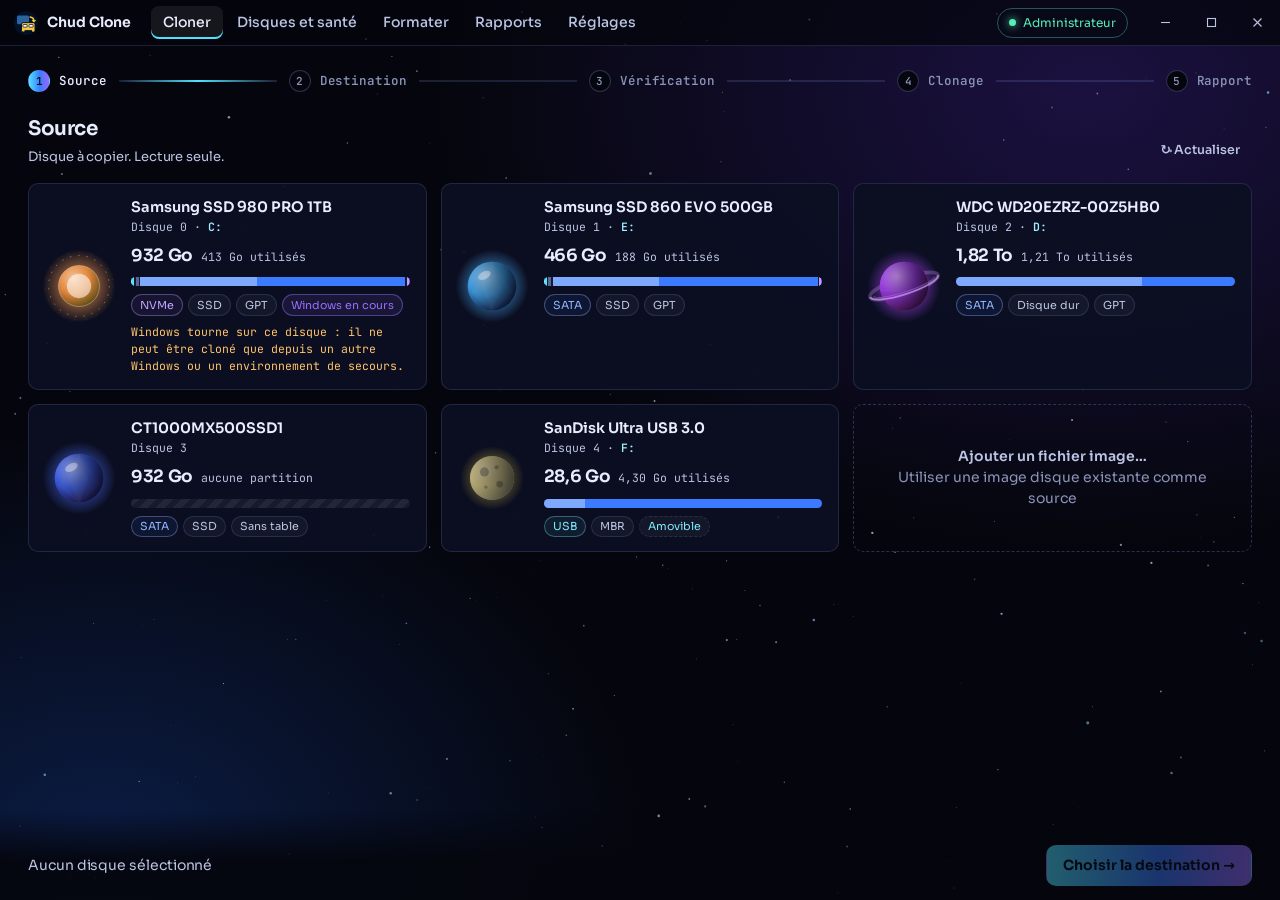
<file: crates/app/ui-dev/index.html>
<!doctype html>
<html lang="fr">
  <head>
    <meta charset="utf-8" />
    <meta name="viewport" content="width=device-width, initial-scale=1" />
    <title>Chud Clone — banc d'essai</title>
    <link rel="stylesheet" href="../ui/style.css" />
  </head>
  <body>
    <!-- UI bench: same interface as the application, simulated engine (mock.js). Never shipped. -->
    <canvas id="cosmos"></canvas>
    <div id="app">
      <header class="titlebar">
        <div class="brand"><img src="../ui/logo-tiny.svg" alt="" /><span>Chud Clone</span></div>
        <nav>
          <button data-view="clone" class="active" data-fr="Cloner" data-en="Clone">Cloner</button>
          <button data-view="disks" data-fr="Disques et santé" data-en="Disks &amp; health">Disques et santé</button>
          <button data-view="format" data-fr="Formater" data-en="Format">Formater</button>
          <button data-view="reports" data-fr="Rapports" data-en="Reports">Rapports</button>
          <button data-view="settings" data-fr="Réglages" data-en="Settings">Réglages</button>
        </nav>
        <div class="grow"></div>
        <button id="admin" class="admin"></button>
        <div class="win">
          <button id="win-min" aria-label="Réduire" data-afr="Réduire" data-aen="Minimize"><svg viewBox="0 0 11 11"><path d="M1 5.5h9" stroke="currentColor" stroke-width="1.1" /></svg></button>
          <button id="win-max" aria-label="Agrandir" data-afr="Agrandir" data-aen="Maximize"><svg viewBox="0 0 11 11"><rect x="1.5" y="1.5" width="8" height="8" fill="none" stroke="currentColor" stroke-width="1.1" /></svg></button>
          <button id="win-close" aria-label="Fermer" data-afr="Fermer" data-aen="Close"><svg viewBox="0 0 11 11"><path d="M1.5 1.5l8 8M9.5 1.5l-8 8" stroke="currentColor" stroke-width="1.1" /></svg></button>
        </div>
      </header>
      <main id="view"></main>
    </div>
    <div id="modal-root"></div>
    <div id="toasts"></div>
    <script src="mock-data.js"></script>
    <script src="mock-data-en.js"></script>
    <script src="mock.js"></script>
    <script src="../ui/cosmos.js"></script>
    <script src="../ui/machines.js"></script>
    <script src="../ui/app.js"></script>
    <script src="demo.js"></script>
  </body>
</html>
</file>
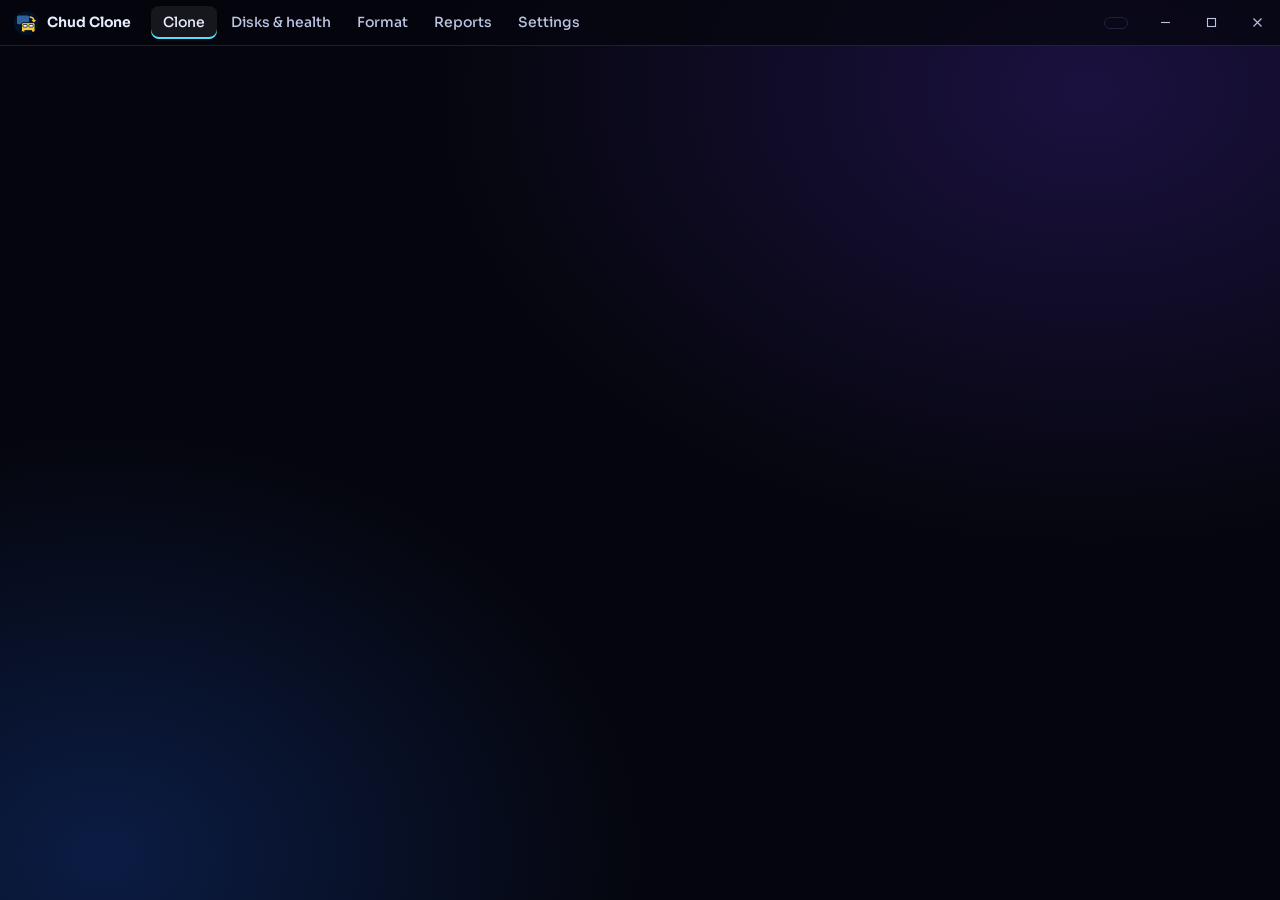
<file: crates/app/ui/index.html>
<!doctype html>
<html lang="fr">
  <head>
    <meta charset="utf-8" />
    <meta name="viewport" content="width=device-width, initial-scale=1" />
    <title>Chud Clone</title>
    <link rel="stylesheet" href="style.css" />
  </head>
  <body>
    <canvas id="cosmos"></canvas>
    <div id="app">
      <header class="titlebar" data-tauri-drag-region>
        <div class="brand"><img src="logo-tiny.svg" alt="" /><span>Chud Clone</span></div>
        <nav>
          <button data-view="clone" class="active" data-fr="Cloner" data-en="Clone">Cloner</button>
          <button data-view="disks" data-fr="Disques et santé" data-en="Disks &amp; health">Disques et santé</button>
          <button data-view="format" data-fr="Formater" data-en="Format">Formater</button>
          <button data-view="reports" data-fr="Rapports" data-en="Reports">Rapports</button>
          <button data-view="settings" data-fr="Réglages" data-en="Settings">Réglages</button>
        </nav>
        <div class="grow" data-tauri-drag-region></div>
        <button id="admin" class="admin"></button>
        <div class="win">
          <button id="win-min" aria-label="Réduire" data-afr="Réduire" data-aen="Minimize"><svg viewBox="0 0 11 11"><path d="M1 5.5h9" stroke="currentColor" stroke-width="1.1" /></svg></button>
          <button id="win-max" aria-label="Agrandir" data-afr="Agrandir" data-aen="Maximize"><svg viewBox="0 0 11 11"><rect x="1.5" y="1.5" width="8" height="8" fill="none" stroke="currentColor" stroke-width="1.1" /></svg></button>
          <button id="win-close" aria-label="Fermer" data-afr="Fermer" data-aen="Close"><svg viewBox="0 0 11 11"><path d="M1.5 1.5l8 8M9.5 1.5l-8 8" stroke="currentColor" stroke-width="1.1" /></svg></button>
        </div>
      </header>
      <main id="view"></main>
    </div>
    <div id="modal-root"></div>
    <div id="toasts"></div>
    <script src="cosmos.js"></script>
    <script src="machines.js"></script>
    <script src="app.js"></script>
  </body>
</html>
</file>
<file: crates/app/ui/style.css>
/* Chud identity: deep black, night, dark violet, cyan → electric blue → violet flow.
   Chud Clone reuses the palette and fonts of Chud Copy. Here disks are celestial bodies
   and a clone is a transfer of matter from one to the other.
   No backdrop-filter: depth comes from semi-opaque panels and thin light lines. */

@font-face { font-family: "Sora Variable"; font-weight: 100 800; font-display: swap; src: url("fonts/sora-latin-wght-normal.woff2") format("woff2-variations"); unicode-range: U+0000-00FF, U+0131, U+0152-0153, U+02BB-02BC, U+02C6, U+02DA, U+02DC, U+2000-206F, U+20AC, U+2122, U+2191, U+2193, U+2212, U+2215, U+FEFF, U+FFFD; }
@font-face { font-family: "Sora Variable"; font-weight: 100 800; font-display: swap; src: url("fonts/sora-latin-ext-wght-normal.woff2") format("woff2-variations"); unicode-range: U+0100-02BA, U+02BD-02C5, U+02C7-02CC, U+02CE-02D7, U+02DD-02FF, U+1E00-1E9F, U+1EF2-1EFF, U+2020, U+20A0-20AB, U+20AD-20C0, U+2113, U+2C60-2C7F, U+A720-A7FF; }
@font-face { font-family: "JetBrains Mono Variable"; font-weight: 100 800; font-display: swap; src: url("fonts/jetbrains-mono-latin-wght-normal.woff2") format("woff2-variations"); unicode-range: U+0000-00FF, U+0131, U+0152-0153, U+2000-206F, U+20AC, U+2122, U+2191, U+2193, U+2212, U+2215, U+FEFF, U+FFFD; }
@font-face { font-family: "JetBrains Mono Variable"; font-weight: 100 800; font-display: swap; src: url("fonts/jetbrains-mono-latin-ext-wght-normal.woff2") format("woff2-variations"); unicode-range: U+0100-02BA, U+1E00-1E9F, U+2020, U+20A0-20C0, U+2113; }

:root {
  --void: #05060d;
  --night: #0a0e24;
  --violet-deep: #1a1036;
  --panel: rgba(12, 15, 34, 0.94);
  --panel-solid: #0d1029;
  --raise: rgba(255, 255, 255, 0.04);
  --raise-2: rgba(255, 255, 255, 0.07);
  --line: rgba(146, 170, 255, 0.16);
  --line-strong: rgba(146, 170, 255, 0.26);
  --text: #e8ecff;
  --text-2: #bcc4e4;
  --text-3: #8a93b8;
  --cyan: #4fe3ff;
  --electric: #3a7bff;
  --violet: #9a6bff;
  --danger: #ff4f82;
  --danger-soft: rgba(255, 79, 130, 0.14);
  --warn: #ffc56b;
  --warn-soft: rgba(255, 197, 107, 0.12);
  --err: #ff8a5c;
  --ok: #54f0b6;
  --ok-soft: rgba(84, 240, 182, 0.1);
  /* Text accents, always with the same meaning: labels, technical values (drive
     letters, paths, numbers), and one tint per kind of connection. */
  --label: #9aa6e6;
  --value: #9ff0ff;
  --tint-nvme: #c3a6ff;
  --tint-sata: #8fb6ff;
  --tint-usb: #7fe9ff;
  --flow: linear-gradient(90deg, var(--cyan), var(--electric) 55%, var(--violet));
  --sans: "Sora Variable", "Segoe UI", system-ui, sans-serif;
  --mono: "JetBrains Mono Variable", "Cascadia Mono", Consolas, monospace;
  --radius: 10px;
}

* { box-sizing: border-box; }
html, body { height: 100%; margin: 0; }
body {
  background: radial-gradient(1000px 700px at 85% 10%, #1b1140 0%, transparent 65%), radial-gradient(900px 700px at 8% 95%, #0b1c44 0%, transparent 60%), var(--void);
  color: var(--text);
  font-family: var(--sans);
  font-size: 14px;
  line-height: 1.5;
  letter-spacing: -0.005em;
  overflow: hidden;
  user-select: none;
  -webkit-font-smoothing: antialiased;
}
#cosmos { position: fixed; inset: 0; width: 100vw; height: 100vh; z-index: 0; pointer-events: none; }
#app { position: relative; z-index: 1; height: 100%; display: flex; flex-direction: column; }
button, input, select { font: inherit; color: inherit; }
button { background: none; border: 0; cursor: pointer; padding: 0; }
button:disabled { cursor: default; }
:focus-visible { outline: 2px solid var(--cyan); outline-offset: 2px; border-radius: 6px; }
h1, h2, h3, h4, p { margin: 0; }
code, .mono { font-family: var(--mono); font-size: 0.92em; }
.selectable { user-select: text; }
input[type="text"], select {
  background: rgba(3, 5, 16, 0.6); border: 1px solid var(--line); border-radius: 9px; padding: 8px 10px; outline: none; transition: border-color 0.15s;
}
input[type="text"]:focus, select:focus { border-color: var(--cyan); }
select option { background: var(--panel-solid); }
::-webkit-scrollbar { width: 10px; height: 10px; }
::-webkit-scrollbar-thumb { background: rgba(146, 170, 255, 0.18); border-radius: 8px; border: 2px solid transparent; background-clip: padding-box; }
::-webkit-scrollbar-thumb:hover { background: rgba(146, 170, 255, 0.32); background-clip: padding-box; border: 2px solid transparent; }

/* ---------- Barre de titre ---------- */
.titlebar { height: 46px; flex: none; display: flex; align-items: center; gap: 6px; padding: 0 0 0 14px; border-bottom: 1px solid var(--line); background: rgba(5, 6, 13, 0.72); }
.brand { display: flex; align-items: center; gap: 9px; font-weight: 650; font-size: 14px; margin-right: 14px; pointer-events: none; }
.brand img { width: 24px; height: 24px; }
.titlebar nav { display: flex; gap: 2px; }
.titlebar nav button { padding: 6px 12px; border-radius: 8px; color: var(--text-2); font-weight: 500; transition: background 0.15s, color 0.15s; }
.titlebar nav button:hover { background: var(--raise); color: var(--text); }
.titlebar nav button.active { color: var(--text); background: var(--raise-2); box-shadow: inset 0 -2px 0 var(--cyan); }
.titlebar .grow { flex: 1; align-self: stretch; }
.admin { display: flex; align-items: center; gap: 7px; padding: 5px 11px; border-radius: 999px; font-size: 12px; border: 1px solid var(--line); color: var(--text-2); margin-right: 8px; }
.admin.limited { border-color: rgba(255, 197, 107, 0.5); color: var(--warn); background: var(--warn-soft); }
.admin.limited:hover { background: rgba(255, 197, 107, 0.2); }
.admin.full { color: var(--ok); border-color: rgba(84, 240, 182, 0.35); cursor: default; }
.admin .dot { width: 7px; height: 7px; border-radius: 50%; background: currentColor; box-shadow: 0 0 8px currentColor; }
.win { display: flex; align-self: stretch; }
.win button { width: 46px; color: var(--text-2); display: grid; place-items: center; transition: background 0.12s; }
.win button:hover { background: var(--raise-2); color: var(--text); }
.win button#win-close:hover { background: #e03a5e; color: #fff; }
.win svg { width: 11px; height: 11px; }

main#view { flex: 1; min-height: 0; overflow-y: auto; padding: 22px 28px 28px; }
/* A page fills at least the visible area, so its action bar always sits at the bottom
   of the window, even when the content is short. */
.page { max-width: 1480px; margin: 0 auto; min-height: 100%; display: flex; flex-direction: column; }
.page > .footer-bar { margin-top: auto; }
/* ---------- Screen transition: glitch ----------
   Played once, on the new page only (class set then removed by app.js):
   no vertical shift, the final layout is in place from the first frame. */
#view.glitch-in { animation: glitch-in 0.32s steps(1, end) both; }
@keyframes glitch-in {
  0% { opacity: 0; }
  8% { opacity: 1; clip-path: inset(30% 0 52% 0); transform: translateX(-5px); filter: drop-shadow(1.5px 0 rgba(255, 79, 130, 0.5)) drop-shadow(-1.5px 0 rgba(79, 227, 255, 0.5)); }
  20% { clip-path: inset(0); transform: translateX(3px); }
  34% { clip-path: inset(62% 0 18% 0); transform: translateX(-2px); filter: drop-shadow(1px 0 rgba(255, 79, 130, 0.35)) drop-shadow(-1px 0 rgba(79, 227, 255, 0.35)); }
  46% { clip-path: inset(0); transform: none; }
  70% { filter: none; }
  100% { opacity: 1; clip-path: none; transform: none; filter: none; }
}
/* Title: two faint offset copies (cyan / pink) cut into a few bands. */
.glitch-text { position: relative; }
.glitch-text::before, .glitch-text::after { content: attr(data-text); position: absolute; inset: 0; pointer-events: none; opacity: 0; }
.glitch-text::before { color: var(--cyan); animation: glitch-a 0.42s steps(1, end) var(--gd, 0s) both; }
.glitch-text::after { color: var(--danger); animation: glitch-b 0.42s steps(1, end) var(--gd, 0s) both; }
@keyframes glitch-a {
  0% { opacity: 0.45; clip-path: inset(0 0 62% 0); transform: translate(-2px, 0); }
  25% { clip-path: inset(48% 0 28% 0); transform: translate(1.5px, 0); }
  50% { clip-path: inset(72% 0 0 0); transform: translate(-1px, 0); opacity: 0.3; }
  70%, 100% { opacity: 0; clip-path: inset(0); transform: none; }
}
@keyframes glitch-b {
  0% { opacity: 0.4; clip-path: inset(66% 0 0 0); transform: translate(2px, 0); }
  25% { clip-path: inset(0 0 72% 0); transform: translate(-1.5px, 0); }
  50% { clip-path: inset(30% 0 50% 0); transform: translate(1px, 0); opacity: 0.25; }
  70%, 100% { opacity: 0; clip-path: inset(0); transform: none; }
}
/* A few faint bands passing over the content area. */
#glitch-fx { position: fixed; pointer-events: none; z-index: 40; overflow: hidden; }
#glitch-fx i { position: absolute; left: 0; display: block; mix-blend-mode: screen; opacity: 0; animation: glitch-bar 0.3s steps(1, end) both; }
@keyframes glitch-bar {
  0% { opacity: 0.3; transform: translateX(0); }
  30% { opacity: 0.18; transform: translateX(var(--dx)); }
  60% { opacity: 0.1; transform: translateX(calc(var(--dx) * -0.5)); }
  80%, 100% { opacity: 0; transform: none; }
}
/* Reduced motion: a simple fade, no movement. */
.reduced-motion #view.glitch-in { animation: fade 0.18s ease-out both; }
.reduced-motion .glitch-text::before, .reduced-motion .glitch-text::after { display: none; }
.page-head { display: flex; align-items: flex-end; justify-content: space-between; gap: 16px; margin-bottom: 16px; }
.page-head h1 { font-size: 22px; font-weight: 650; letter-spacing: -0.02em; }
.page-head p { color: var(--text-2); margin-top: 3px; }
.muted { color: var(--text-2); }
.dim { color: var(--text-3); }
/* Coloured text accents (see the tokens in :root). */
.drv { color: var(--value); font-weight: 600; }
.val { color: var(--value); }
.okc { color: var(--ok); }
.warnc { color: var(--warn); }
.badc { color: var(--danger); }
code { color: var(--value); }

/* ---------- Boutons ---------- */
.btn { display: inline-flex; align-items: center; justify-content: center; gap: 8px; padding: 9px 16px; border-radius: 10px; border: 1px solid var(--line-strong); background: var(--raise); font-weight: 550; transition: background 0.15s, border-color 0.15s, transform 0.1s, box-shadow 0.2s; white-space: nowrap; }
.btn:hover:not(:disabled) { background: var(--raise-2); border-color: rgba(146, 170, 255, 0.45); }
.btn:active:not(:disabled) { transform: translateY(1px); }
.btn:disabled { opacity: 0.4; }
.btn.primary { background: var(--flow); border-color: transparent; color: #04101c; font-weight: 650; box-shadow: 0 0 0 rgba(79, 227, 255, 0); }
.btn.primary:hover:not(:disabled) { background: var(--flow); box-shadow: 0 0 22px rgba(79, 227, 255, 0.35); }
.btn.danger { background: linear-gradient(90deg, #ff4f82, #ff7a5c); border-color: transparent; color: #1a0410; font-weight: 650; }
.btn.danger:hover:not(:disabled) { box-shadow: 0 0 22px rgba(255, 79, 130, 0.4); background: linear-gradient(90deg, #ff4f82, #ff7a5c); }
.btn.ghost { border-color: transparent; background: none; color: var(--text-2); }
.btn.ghost:hover:not(:disabled) { color: var(--text); background: var(--raise); }
.btn.small { padding: 6px 11px; font-size: 12.5px; border-radius: 8px; }
.row { display: flex; align-items: center; gap: 10px; }
.row.wrap { flex-wrap: wrap; }
.row.end { justify-content: flex-end; }
.spacer { flex: 1; }

/* ---------- Path (steps) ---------- */
.flight { display: flex; align-items: center; margin: 2px 0 22px; }
.flight .node { display: flex; align-items: center; gap: 9px; color: var(--text-3); font-weight: 550; font-size: 12.5px; white-space: nowrap; }
.flight .node .orb { width: 22px; height: 22px; border-radius: 50%; border: 1.5px solid var(--line-strong); display: grid; place-items: center; font-size: 11px; font-family: var(--mono); background: var(--void); transition: all 0.3s; }
.flight .node.done { color: var(--text-2); }
.flight .node.done .orb { border-color: var(--cyan); color: var(--cyan); }
.flight .node.current { color: var(--text); }
.flight .node.current .orb { border-color: transparent; background: var(--flow); color: #04101c; box-shadow: 0 0 16px rgba(79, 227, 255, 0.55); }
.flight .leg { flex: 1; height: 1.5px; margin: 0 12px; background: var(--line); position: relative; overflow: hidden; min-width: 24px; }
.flight .leg.done { background: linear-gradient(90deg, var(--cyan), var(--electric)); }
.flight .leg.active::after { content: ""; position: absolute; inset: 0; background: linear-gradient(90deg, transparent, var(--cyan), transparent); animation: leg 1.6s linear infinite; }
@keyframes leg { from { transform: translateX(-100%); } to { transform: translateX(100%); } }

/* ---------- Cartes de disques (astres) ---------- */
.disk-grid { display: grid; grid-template-columns: repeat(auto-fill, minmax(330px, 1fr)); gap: 14px; }
.disk { position: relative; text-align: left; display: grid; grid-template-columns: 76px 1fr; gap: 14px; padding: 14px 16px 14px 12px; border-radius: var(--radius); border: 1px solid var(--line); background: var(--panel); transition: border-color 0.18s, transform 0.18s, box-shadow 0.25s, background 0.2s; }
button.disk:hover:not(:disabled) { border-color: rgba(146, 170, 255, 0.45); transform: translateY(-2px); background: rgba(14, 18, 44, 0.9); }
.disk.selected { border-color: var(--cyan); box-shadow: 0 0 0 1px var(--cyan), 0 0 34px rgba(79, 227, 255, 0.18); }
.disk.selected.dest { border-color: var(--violet); box-shadow: 0 0 0 1px var(--violet), 0 0 34px rgba(154, 107, 255, 0.22); }
.disk:disabled, .disk.locked { opacity: 0.5; }
.disk .planet { width: 76px; height: 76px; align-self: center; }
.disk .planet svg { width: 100%; height: 100%; overflow: visible; }
button.disk:hover:not(:disabled) .planet svg .spin { animation-duration: 6s; }
.disk h3 { font-size: 14.5px; font-weight: 620; line-height: 1.25; overflow: hidden; text-overflow: ellipsis; white-space: nowrap; }
.disk .sub { color: var(--text-2); font-size: 12px; margin-top: 2px; }
.disk .cap { display: flex; align-items: baseline; gap: 8px; margin-top: 8px; }
.disk .cap b { font-size: 17px; font-weight: 650; letter-spacing: -0.02em; }
.disk .cap span { color: var(--text-2); font-size: 12px; }
.role-tag { position: absolute; top: -9px; left: 14px; padding: 1px 9px; border-radius: 999px; font-size: 10.5px; font-weight: 700; letter-spacing: 0.08em; text-transform: uppercase; background: var(--cyan); color: #04101c; }
.role-tag.dest { background: var(--violet); color: #fff; }
.chips { display: flex; flex-wrap: wrap; gap: 5px; margin-top: 8px; }
.chip { display: inline-flex; align-items: center; gap: 5px; padding: 1.5px 8px; border-radius: 999px; font-size: 11px; border: 1px solid var(--line); color: var(--text-2); background: var(--raise); white-space: nowrap; }
.chip.ok { color: var(--ok); border-color: rgba(84, 240, 182, 0.35); background: var(--ok-soft); }
.chip.warn { color: var(--warn); border-color: rgba(255, 197, 107, 0.4); background: var(--warn-soft); }
.chip.bad { color: var(--danger); border-color: rgba(255, 79, 130, 0.45); background: var(--danger-soft); }
.chip.sys { color: var(--violet); border-color: rgba(154, 107, 255, 0.45); background: rgba(154, 107, 255, 0.1); }
.chip.nvme { color: var(--tint-nvme); border-color: rgba(195, 166, 255, 0.35); background: rgba(154, 107, 255, 0.08); }
.chip.sata { color: var(--tint-sata); border-color: rgba(143, 182, 255, 0.35); background: rgba(58, 123, 255, 0.08); }
.chip.usb { color: var(--tint-usb); border-color: rgba(127, 233, 255, 0.35); background: rgba(79, 227, 255, 0.07); }
.chip.file { color: var(--text); border-color: var(--line-strong); }
.chip.rem { color: var(--tint-usb); border-style: dashed; }

/* Bande de partitions */
.strip { display: flex; height: 9px; border-radius: 5px; overflow: hidden; background: rgba(255, 255, 255, 0.05); margin-top: 9px; gap: 1.5px; }
.strip i { display: block; min-width: 3px; position: relative; background: #3b4470; }
.strip i > u { position: absolute; left: 0; top: 0; bottom: 0; background: rgba(255, 255, 255, 0.35); }
.strip.big { height: 30px; border-radius: 8px; gap: 2px; }
.strip.big i { display: grid; place-items: center; font-style: normal; font-size: 10.5px; font-weight: 600; color: rgba(4, 10, 24, 0.85); overflow: hidden; white-space: nowrap; }
.strip .free { background: repeating-linear-gradient(135deg, rgba(255, 255, 255, 0.05) 0 6px, transparent 6px 12px); }
.p-esp { background: #4fe3ff !important; } .p-msr { background: #5a6699 !important; } .p-data { background: #3a7bff !important; } .p-rec { background: #9a6bff !important; }
.p-linux { background: #54f0b6 !important; } .p-other { background: #8892b8 !important; }
.legend { display: flex; flex-wrap: wrap; gap: 12px; margin-top: 8px; font-size: 11.5px; color: var(--text-2); }
.hdot { display: inline-block; width: 7px; height: 7px; border-radius: 50%; margin-left: 4px; vertical-align: middle; background: var(--text-3); }
.hdot.good { background: var(--ok, #54f0b6); box-shadow: 0 0 6px #54f0b6; }
.hdot.watch { background: #ffc56b; box-shadow: 0 0 6px #ffc56b; }
.hdot.bad { background: #ff4f82; box-shadow: 0 0 6px #ff4f82; }
.scan-map { margin-top: 14px; border-radius: 12px; border: 1px solid var(--line); background: radial-gradient(ellipse at 30% 20%, rgba(58, 123, 255, 0.08), transparent 60%), rgba(2, 3, 10, 0.6); padding: 8px; }
.scan-map canvas { display: block; width: 100%; }
.scan-pct { font-size: 30px; font-weight: 700; letter-spacing: -0.03em; font-variant-numeric: tabular-nums; }
.scan-pct small { font-size: 15px; color: var(--text-2); margin-left: 2px; }
.scan-legend b { color: var(--text); font-weight: 600; margin-left: 3px; }
.hchart { width: 100%; height: 150px; display: block; border-radius: 10px; background: rgba(255, 255, 255, 0.02); border: 1px solid var(--line); }
.legend span::before { content: ""; display: inline-block; width: 8px; height: 8px; border-radius: 2px; margin-right: 6px; background: var(--c); }

.addcard { display: grid; place-items: center; text-align: center; gap: 6px; padding: 18px; border-radius: var(--radius); border: 1px dashed var(--line-strong); color: var(--text-2); min-height: 118px; transition: all 0.18s; }
.addcard:hover { color: var(--text); border-color: var(--cyan); background: rgba(79, 227, 255, 0.05); }
.addcard b { font-weight: 600; }

.footer-bar { position: sticky; bottom: -28px; margin: 20px -28px -28px; padding: 34px 28px 14px; display: flex; align-items: center; gap: 12px; background: linear-gradient(180deg, transparent, rgba(5, 6, 13, 0.92) 55%); pointer-events: none; }
/* The transparent top of the bar must not catch the clicks meant for the content under it. */
.footer-bar > * { pointer-events: auto; }

/* ---------- Panneaux ---------- */
.panel { border: 1px solid var(--line); background: var(--panel); border-radius: var(--radius); padding: 16px 18px; }
.panel + .panel { margin-top: 14px; }
.panel h2 { font-size: 12px; font-weight: 650; letter-spacing: 0.09em; text-transform: uppercase; color: var(--cyan); margin-bottom: 12px; }
.cols { display: grid; grid-template-columns: 1fr 1fr; gap: 14px; }
.kv { display: grid; grid-template-columns: 130px 1fr; gap: 3px 12px; }
.kv dt { color: var(--label); }
.kv dd { margin: 0; overflow-wrap: anywhere; }
dl { margin: 0; }
table.t { width: 100%; border-collapse: collapse; font-size: 12.5px; }
table.t th, table.t td { text-align: left; padding: 6px 8px; border-bottom: 1px solid var(--line); vertical-align: top; }
table.t th { color: var(--label); font-weight: 550; font-size: 11.5px; text-transform: uppercase; letter-spacing: 0.05em; }
table.t td.num { text-align: right; font-variant-numeric: tabular-nums; white-space: nowrap; }
table.t tr:last-child td { border-bottom: 0; }

/* Constats */
.findings { display: grid; gap: 8px; }
.finding { display: grid; grid-template-columns: 26px 1fr; gap: 10px; padding: 10px 12px; border-radius: 10px; border: 1px solid var(--line); background: var(--raise); }
.finding .ico { width: 24px; height: 24px; border-radius: 50%; display: grid; place-items: center; font-weight: 700; font-size: 12.5px; font-family: var(--mono); }
.finding b { font-weight: 600; }
.finding p { color: var(--text-2); margin-top: 2px; }
.finding .tag { font-size: 10.5px; text-transform: uppercase; letter-spacing: 0.07em; font-weight: 700; margin-right: 8px; }
.finding.info .ico { background: rgba(79, 227, 255, 0.14); color: var(--cyan); } .finding.info .tag { color: var(--cyan); }
.finding.warning { border-color: rgba(255, 197, 107, 0.35); background: var(--warn-soft); } .finding.warning .ico { background: rgba(255, 197, 107, 0.2); color: var(--warn); } .finding.warning .tag { color: var(--warn); }
.finding.error { border-color: rgba(255, 138, 92, 0.4); background: rgba(255, 138, 92, 0.09); } .finding.error .ico { background: rgba(255, 138, 92, 0.2); color: var(--err); } .finding.error .tag { color: var(--err); }
.finding.critical { border-color: rgba(255, 79, 130, 0.55); background: var(--danger-soft); } .finding.critical .ico { background: rgba(255, 79, 130, 0.25); color: var(--danger); } .finding.critical .tag { color: var(--danger); }
.finding .block { color: var(--danger); font-weight: 700; }

/* ---------- Review (step 3) ---------- */
.route { display: grid; grid-template-columns: 1fr 120px 1fr; align-items: center; gap: 8px; }
.route .end { display: grid; grid-template-columns: 86px 1fr; gap: 14px; align-items: center; }
.route .end .planet { width: 86px; height: 86px; }
.route .end .planet svg { width: 100%; height: 100%; overflow: visible; }
.route .end .lbl { font-size: 10.5px; font-weight: 700; letter-spacing: 0.1em; text-transform: uppercase; }
.route .end.src .lbl { color: var(--cyan); } .route .end.dst .lbl { color: var(--violet); }
.route .end h3 { font-size: 15.5px; font-weight: 640; }
.route .arrow { height: 2px; background: var(--flow); position: relative; border-radius: 2px; }
.route .arrow::after { content: ""; position: absolute; right: -2px; top: -5px; border: 6px solid transparent; border-left-color: var(--violet); }
.route .arrow::before { content: ""; position: absolute; top: -3px; left: 0; width: 8px; height: 8px; border-radius: 50%; background: #fff; box-shadow: 0 0 12px var(--cyan); animation: travel 2.2s ease-in-out infinite; }
@keyframes travel { 0% { left: 0; opacity: 0; } 15% { opacity: 1; } 85% { opacity: 1; } 100% { left: calc(100% - 10px); opacity: 0; } }
.danger-zone { border: 1px solid rgba(255, 79, 130, 0.5); background: linear-gradient(180deg, rgba(255, 79, 130, 0.12), rgba(255, 79, 130, 0.05)); border-radius: var(--radius); padding: 16px 18px; }
.danger-zone h2 { color: var(--danger); }
.danger-zone .big { font-size: 15px; font-weight: 600; }
.danger-zone input { width: 190px; font-family: var(--mono); letter-spacing: 0.12em; text-transform: uppercase; border-color: rgba(255, 79, 130, 0.5); }
.danger-zone input.good { border-color: var(--ok); color: var(--ok); }
details.adv { border: 1px solid var(--line); border-radius: 10px; background: var(--raise); }
details.adv summary { padding: 10px 14px; cursor: pointer; font-weight: 550; color: var(--text-2); list-style: none; display: flex; align-items: center; gap: 8px; }
details.adv summary::before { content: "›"; display: inline-block; transition: transform 0.15s; font-size: 16px; }
details.adv[open] summary::before { transform: rotate(90deg); }
details.adv .body { padding: 4px 14px 14px; display: grid; gap: 12px; }
.opt { display: grid; grid-template-columns: 240px 1fr; gap: 12px; align-items: start; }
.panel > .opt + .opt { margin-top: 14px; }
.opt label { font-weight: 550; }
.opt small { display: block; color: var(--text-3); margin-top: 3px; font-size: 12px; }
.opt select { width: 100%; }
.toggle { display: inline-flex; align-items: center; gap: 9px; cursor: pointer; }
.toggle input { appearance: none; width: 36px; height: 20px; border-radius: 999px; background: rgba(255, 255, 255, 0.12); position: relative; transition: background 0.2s; cursor: pointer; margin: 0; }
.toggle input::after { content: ""; position: absolute; top: 2px; left: 2px; width: 16px; height: 16px; border-radius: 50%; background: #fff; transition: transform 0.2s; }
.toggle input:checked { background: var(--electric); }
.toggle input:checked::after { transform: translateX(16px); }

/* ---------- Clone running ---------- */
.scene { position: relative; height: 300px; border-radius: 18px; border: 1px solid var(--line); background: radial-gradient(600px 260px at 50% 110%, rgba(58, 123, 255, 0.14), transparent 70%), rgba(6, 8, 22, 0.6); overflow: hidden; }
.scene canvas { position: absolute; inset: 0; width: 100%; height: 100%; }
.scene .body { position: absolute; top: 50%; width: 150px; transform: translateY(-58%); text-align: center; }
.scene .body.src { left: 7%; } .scene .body.dst { right: 7%; }
.scene .body .planet { width: 130px; height: 130px; margin: 0 auto; }
.scene .body .planet svg { width: 100%; height: 100%; overflow: visible; }
.scene .body .name { margin-top: 10px; font-weight: 600; font-size: 12.5px; white-space: nowrap; overflow: hidden; text-overflow: ellipsis; }
.scene .body .lbl { font-size: 10px; font-weight: 700; letter-spacing: 0.12em; text-transform: uppercase; }
.scene .body.src .lbl { color: var(--cyan); } .scene .body.dst .lbl { color: var(--violet); }
.ring { position: absolute; left: 50%; top: 50%; width: 176px; height: 176px; transform: translate(-50%, -54%); }
.ring svg { width: 100%; height: 100%; transform: rotate(-90deg); }
.ring .track { fill: rgba(5, 6, 13, 0.38); stroke: rgba(146, 170, 255, 0.14); stroke-width: 7; }
.ring .bar { fill: none; stroke: url(#ringflow); stroke-width: 7; stroke-linecap: round; transition: stroke-dashoffset 0.35s ease-out; filter: drop-shadow(0 0 6px rgba(79, 227, 255, 0.55)); }
.ring .txt { position: absolute; inset: 0; display: grid; place-content: center; text-align: center; }
.ring .pct { font-size: 34px; font-weight: 680; letter-spacing: -0.03em; font-variant-numeric: tabular-nums; line-height: 1; }
.ring .pct small { font-size: 16px; font-weight: 500; color: var(--text-2); margin-left: 2px; }
.ring .ph { font-size: 11px; color: var(--text-2); margin-top: 6px; max-width: 130px; line-height: 1.25; }
.phases { display: flex; gap: 8px; margin-top: 14px; }
.phases .ph { flex: 1; padding: 8px 10px; border-radius: 10px; border: 1px solid var(--line); background: var(--raise); font-size: 12px; color: var(--text-3); display: flex; align-items: center; gap: 8px; }
.phases .ph .d { width: 8px; height: 8px; border-radius: 50%; background: currentColor; opacity: 0.5; flex: none; }
.phases .ph.done { color: var(--ok); } .phases .ph.done .d { opacity: 1; }
.phases .ph.now { color: var(--text); border-color: rgba(79, 227, 255, 0.5); background: rgba(79, 227, 255, 0.07); }
.phases .ph.now .d { background: var(--cyan); opacity: 1; box-shadow: 0 0 10px var(--cyan); animation: pulse 1.2s ease-in-out infinite; }
@keyframes pulse { 50% { transform: scale(1.6); opacity: 0.6; } }
.stats { display: grid; grid-template-columns: repeat(4, 1fr); gap: 10px; margin-top: 14px; }
.stat { border: 1px solid var(--line); background: var(--panel); border-radius: 12px; padding: 11px 14px; }
.stat .k { color: var(--label); font-size: 11px; text-transform: uppercase; letter-spacing: 0.07em; font-weight: 600; }
.stat .v { font-size: 19px; font-weight: 640; margin-top: 3px; font-variant-numeric: tabular-nums; letter-spacing: -0.02em; white-space: nowrap; }
.stat .v small { font-size: 12px; color: var(--text-2); font-weight: 500; margin-left: 3px; }
.stat.alert { border-color: rgba(255, 197, 107, 0.5); background: var(--warn-soft); } .stat.alert .v { color: var(--warn); }
.stat.bad { border-color: rgba(255, 79, 130, 0.5); background: var(--danger-soft); } .stat.bad .v { color: var(--danger); }
/* Counters at rest read as good news; live measurements in the value colour. */
#b-rerr:not(.alert) .v, #b-bad:not(.alert):not(.bad) .v, #b-werr:not(.bad) .v { color: var(--ok); }
#s-speed, #s-lba { color: var(--value); }
.log { margin-top: 14px; border: 1px solid var(--line); border-radius: 12px; background: rgba(3, 4, 11, 0.75); }
.log summary { padding: 9px 14px; cursor: pointer; color: var(--text-2); font-weight: 550; list-style: none; }
.log pre { margin: 0; padding: 4px 14px 12px; max-height: 190px; overflow: auto; font-family: var(--mono); font-size: 11.5px; line-height: 1.55; white-space: pre-wrap; user-select: text; }
.log .w { color: var(--warn); } .log .e { color: var(--danger); } .log .t { color: var(--text-3); }

/* ---------- Result ---------- */
.verdict { display: grid; grid-template-columns: 92px 1fr; gap: 18px; align-items: center; padding: 20px 22px; border-radius: 18px; border: 1px solid; }
.verdict .badge { width: 92px; height: 92px; }
.verdict h1 { font-size: 23px; font-weight: 680; letter-spacing: -0.02em; }
.verdict ul { margin: 8px 0 0; padding-left: 18px; color: var(--text-2); }
.verdict li + li { margin-top: 4px; }
.verdict.ok { border-color: rgba(84, 240, 182, 0.5); background: linear-gradient(135deg, rgba(84, 240, 182, 0.12), rgba(79, 227, 255, 0.04)); } .verdict.ok h1 { color: var(--ok); }
.verdict.warn { border-color: rgba(255, 197, 107, 0.55); background: linear-gradient(135deg, rgba(255, 197, 107, 0.13), rgba(255, 197, 107, 0.03)); } .verdict.warn h1 { color: var(--warn); }
.verdict.incomplete { border-color: rgba(255, 138, 92, 0.6); background: linear-gradient(135deg, rgba(255, 138, 92, 0.14), rgba(255, 138, 92, 0.03)); } .verdict.incomplete h1 { color: var(--err); }
.verdict.failed { border-color: rgba(255, 79, 130, 0.6); background: linear-gradient(135deg, rgba(255, 79, 130, 0.16), rgba(255, 79, 130, 0.04)); } .verdict.failed h1 { color: var(--danger); }
.checks { display: grid; gap: 6px; }
.check { display: flex; gap: 10px; align-items: baseline; }
.check .s { width: 18px; flex: none; font-family: var(--mono); font-weight: 700; text-align: center; }
.check.y .s { color: var(--ok); } .check.n .s { color: var(--danger); } .check.u .s { color: var(--warn); }
.steps-next { counter-reset: n; display: grid; gap: 8px; padding: 0; margin: 0; list-style: none; }
.steps-next li { counter-increment: n; display: grid; grid-template-columns: 26px 1fr; gap: 10px; }
.steps-next li::before { content: counter(n); width: 22px; height: 22px; border-radius: 50%; border: 1px solid var(--cyan); color: var(--cyan); display: grid; place-items: center; font-size: 11.5px; font-family: var(--mono); }

/* ---------- Disks & health ---------- */
.split { display: grid; grid-template-columns: 330px 1fr; gap: 16px; align-items: start; }
.disk-list { display: grid; gap: 10px; position: sticky; top: 0; }
.disk.mini { grid-template-columns: 46px 1fr; padding: 10px 12px 10px 10px; gap: 11px; }
.disk.mini .planet { width: 46px; height: 46px; }
.gauge { display: flex; align-items: center; gap: 14px; }
.gauge .lv { width: 14px; height: 14px; border-radius: 50%; box-shadow: 0 0 14px currentColor; background: currentColor; flex: none; }
.lv.good { color: var(--ok); } .lv.watch { color: var(--warn); } .lv.bad { color: var(--danger); } .lv.unknown { color: var(--text-3); }
.metrics { display: grid; grid-template-columns: repeat(4, 1fr); gap: 10px; margin-top: 12px; }

/* ---------- Modal and notifications ---------- */
.overlay { position: fixed; inset: 0; z-index: 50; background: rgba(2, 3, 9, 0.78); display: grid; place-items: center; animation: fade 0.18s; padding: 24px; }
@keyframes fade { from { opacity: 0; } }
.modal { width: min(640px, 100%); max-height: 100%; overflow: auto; border-radius: 18px; border: 1px solid var(--line-strong); background: var(--panel-solid); padding: 22px 24px; box-shadow: 0 30px 90px rgba(0, 0, 0, 0.6); animation: pop 0.2s ease-out; }
@keyframes pop { from { transform: scale(0.96); opacity: 0; } }
.modal h2 { font-size: 18px; font-weight: 650; margin-bottom: 10px; }
.modal p + p { margin-top: 8px; }
.modal .actions { display: flex; justify-content: flex-end; gap: 10px; margin-top: 20px; flex-wrap: wrap; }
#toasts { position: fixed; right: 20px; bottom: 20px; z-index: 60; display: grid; gap: 8px; }
.toast { padding: 10px 14px; border-radius: 10px; background: var(--panel-solid); border: 1px solid var(--line-strong); box-shadow: 0 10px 30px rgba(0, 0, 0, 0.5); max-width: 420px; animation: pop 0.2s; }
.toast.err { border-color: rgba(255, 79, 130, 0.6); }
.empty { text-align: center; padding: 50px 20px; color: var(--text-2); }
.loader { width: 34px; height: 34px; margin: 0 auto 12px; border-radius: 50%; border: 2px solid var(--line); border-top-color: var(--cyan); animation: rot 0.9s linear infinite; }
@keyframes rot { to { transform: rotate(360deg); } }
.orbit-loader { position: relative; width: 70px; height: 70px; margin: 0 auto 14px; }
.orbit-loader::before { content: ""; position: absolute; inset: 22px; border-radius: 50%; background: radial-gradient(circle at 35% 30%, #cfe9ff, var(--electric)); box-shadow: 0 0 22px rgba(79, 227, 255, 0.5); }
.orbit-loader::after { content: ""; position: absolute; inset: 0; border-radius: 50%; border: 1px solid var(--line-strong); border-top-color: var(--cyan); animation: rot 1.3s linear infinite; }

/* Celestial bodies: slow rotation of details */
.spin { transform-box: fill-box; transform-origin: center; animation: rot 60s linear infinite; }
.twinkle { animation: tw 2.6s ease-in-out infinite; }
@keyframes tw { 50% { opacity: 0.35; } }

.no-motion *, .no-motion *::before, .no-motion *::after { animation: none !important; transition: none !important; }
@media (prefers-reduced-motion: reduce) { *, *::before, *::after { animation-duration: 0.001s !important; animation-iteration-count: 1 !important; } }

.grow-tag { color: var(--cyan); font-size: 12px; margin-top: 2px; }

/* Updates */
.update-note { position: fixed; top: 58px; right: 20px; z-index: 70; display: grid; gap: 10px; width: min(380px, calc(100vw - 40px)); padding: 12px 14px; border-radius: 12px; background: var(--panel-solid); border: 1px solid rgba(79, 227, 255, 0.45); box-shadow: 0 14px 40px rgba(0, 0, 0, 0.6), 0 0 24px rgba(79, 227, 255, 0.12); animation: pop 0.2s; }
.update-note b { color: var(--cyan); }
.update-note .row { gap: 6px; }
.ubar { height: 8px; border-radius: 999px; background: rgba(255, 255, 255, 0.08); overflow: hidden; margin: 14px 0 8px; }
.ubar i { display: block; height: 100%; width: 0; background: var(--flow); transition: width 0.2s; }
.ubar.busy i { width: 40%; animation: ubusy 1.1s ease-in-out infinite alternate; }
@keyframes ubusy { from { transform: translateX(-60%); } to { transform: translateX(210%); } }
.notes { white-space: pre-wrap; max-height: 220px; overflow: auto; font-size: 12.5px; color: var(--text-2); background: rgba(0, 0, 0, 0.25); border: 1px solid var(--line); border-radius: 8px; padding: 10px 12px; margin: 10px 0 0; }
.about-head { display: flex; align-items: center; gap: 14px; margin-bottom: 14px; }
.about-head img { width: 64px; height: 64px; flex: none; }
.about-head b { display: block; font-size: 16px; }

/* ---------- Readability pass: flatter, denser, more technical ---------- */
.panel h2 { font-family: var(--mono); font-size: 11.5px; letter-spacing: 0.12em; color: var(--text-3); border-bottom: 1px solid var(--line); padding-bottom: 8px; margin-bottom: 12px; }
.panel { padding: 14px 16px; }
.page-head h1 { font-size: 20px; }
.page-head p { font-size: 13px; }
.disk.selected { box-shadow: 0 0 0 1px var(--cyan); }
.disk.selected.dest { box-shadow: 0 0 0 1px var(--violet); }
.disk .sub, .disk .cap span { font-family: var(--mono); font-size: 11.5px; }
.stat .k, table.t th, .flight .node { font-family: var(--mono); }
.stat .v { font-family: var(--mono); font-size: 18px; font-weight: 600; }
table.t td { font-variant-numeric: tabular-nums; }
table.t tr.sel td { background: rgba(79, 227, 255, 0.06); }
.btn.primary:hover:not(:disabled), .btn.danger:hover:not(:disabled) { box-shadow: none; filter: brightness(1.08); }
.flight .node.current .orb { box-shadow: none; }
.panel.slim { padding: 9px 14px; display: flex; gap: 10px; align-items: center; margin-bottom: 14px; }

/* Clone queue */
.qtabs { display: flex; flex-wrap: wrap; gap: 6px; margin-bottom: 14px; }
.qtab { display: inline-flex; align-items: center; gap: 8px; padding: 6px 10px; border: 1px solid var(--line); border-radius: 8px; background: var(--panel); color: var(--text-2); font-size: 12.5px; }
.qtab.on { border-color: var(--violet); color: var(--text); }
button.qtab:hover { border-color: var(--line-strong); color: var(--text); }
.qtab .n { font-family: var(--mono); font-size: 11px; width: 18px; height: 18px; border-radius: 4px; display: grid; place-items: center; background: var(--raise-2); }

/* Danger zone */
.dz-title { font-family: var(--mono); font-size: 11.5px !important; letter-spacing: 0.12em; text-transform: uppercase; margin-bottom: 8px; }
.erase-list { margin: 0 0 6px; padding-left: 18px; }
.erase-list li { margin: 2px 0; }
.end-opts { gap: 22px; margin-top: 10px; padding-top: 10px; border-top: 1px solid rgba(255, 79, 130, 0.25); }

/* Format */
.fmt-head { display: flex; gap: 12px; align-items: center; margin-bottom: 10px; }
.fmt-head .planet { width: 46px; height: 46px; flex: none; }
.fmt-head .planet svg { width: 100%; height: 100%; overflow: visible; }
.fmt-grid { display: grid; grid-template-columns: 1fr 1fr 2fr; gap: 12px; margin-top: 14px; }
.fmt-grid label { display: flex; flex-direction: column; gap: 5px; font-family: var(--mono); font-size: 11.5px; color: var(--text-3); text-transform: uppercase; letter-spacing: 0.06em; }
.fmt-grid select, .fmt-grid input { font-family: var(--sans); font-size: 14px; color: var(--text); text-transform: none; letter-spacing: 0; }
.notes { margin: 10px 0 0; padding-left: 18px; color: var(--text-2); font-size: 12.5px; }
.fmt-steps { margin: 10px 0 0; padding-left: 20px; font-family: var(--mono); font-size: 12.5px; color: var(--text-2); }
.danger-zone + .panel, .panel + .danger-zone, .panel + .verdict { margin-top: 14px; }
@media (max-width: 900px) { .fmt-grid { grid-template-columns: 1fr; } }

/* Star around the percentage (canvas drawn by Cosmos.Star): behind the gauge and the text. */
.ring canvas#star { inset: auto; left: 50%; top: 50%; width: 340px; height: 340px; transform: translate(-50%, -50%); pointer-events: none; }
.ring svg { position: relative; z-index: 1; }
.ring .txt { z-index: 2; text-shadow: 0 1px 2px rgba(5, 6, 13, 0.95), 0 0 12px rgba(5, 6, 13, 0.9); }
.ring .ph { color: var(--text); }

/* Boot repair block, under the disk's boot diagnostics. */
.fixboot ul { margin: 6px 0 0; padding-left: 18px; }
</file>
